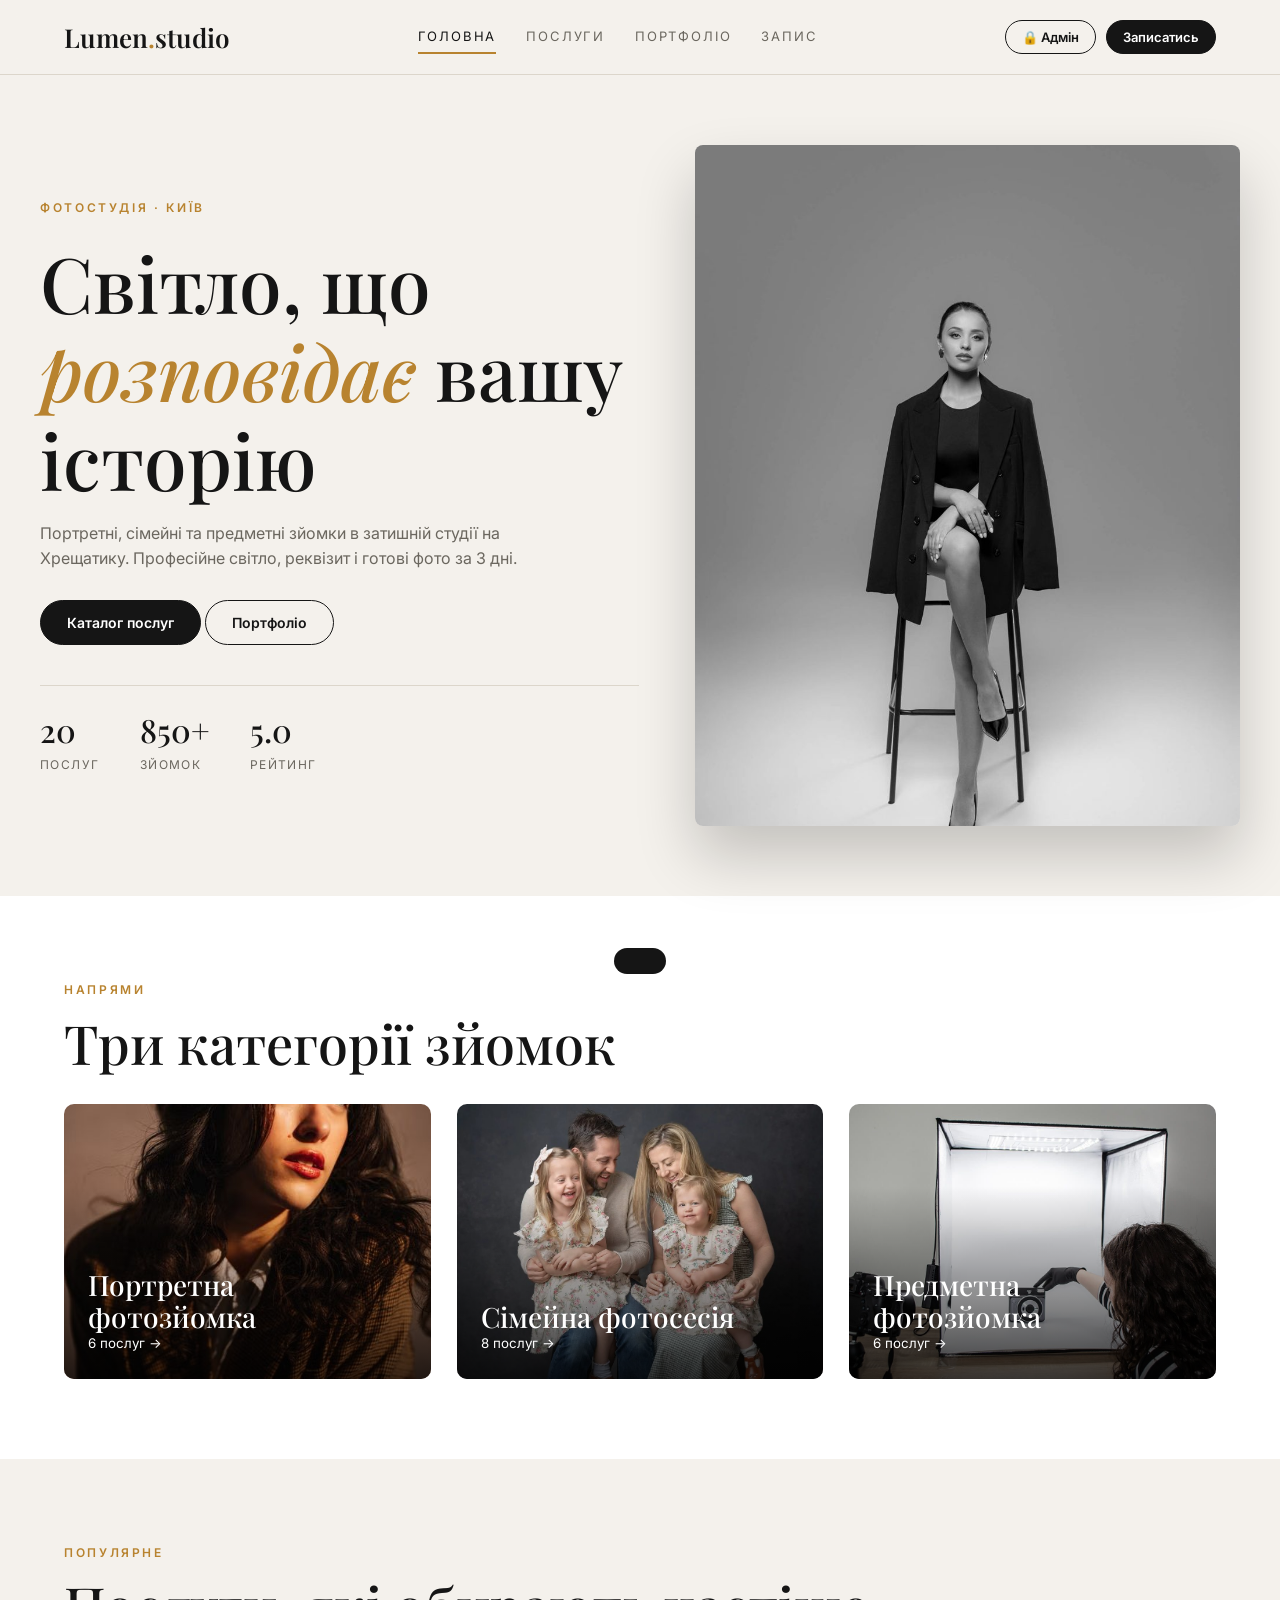
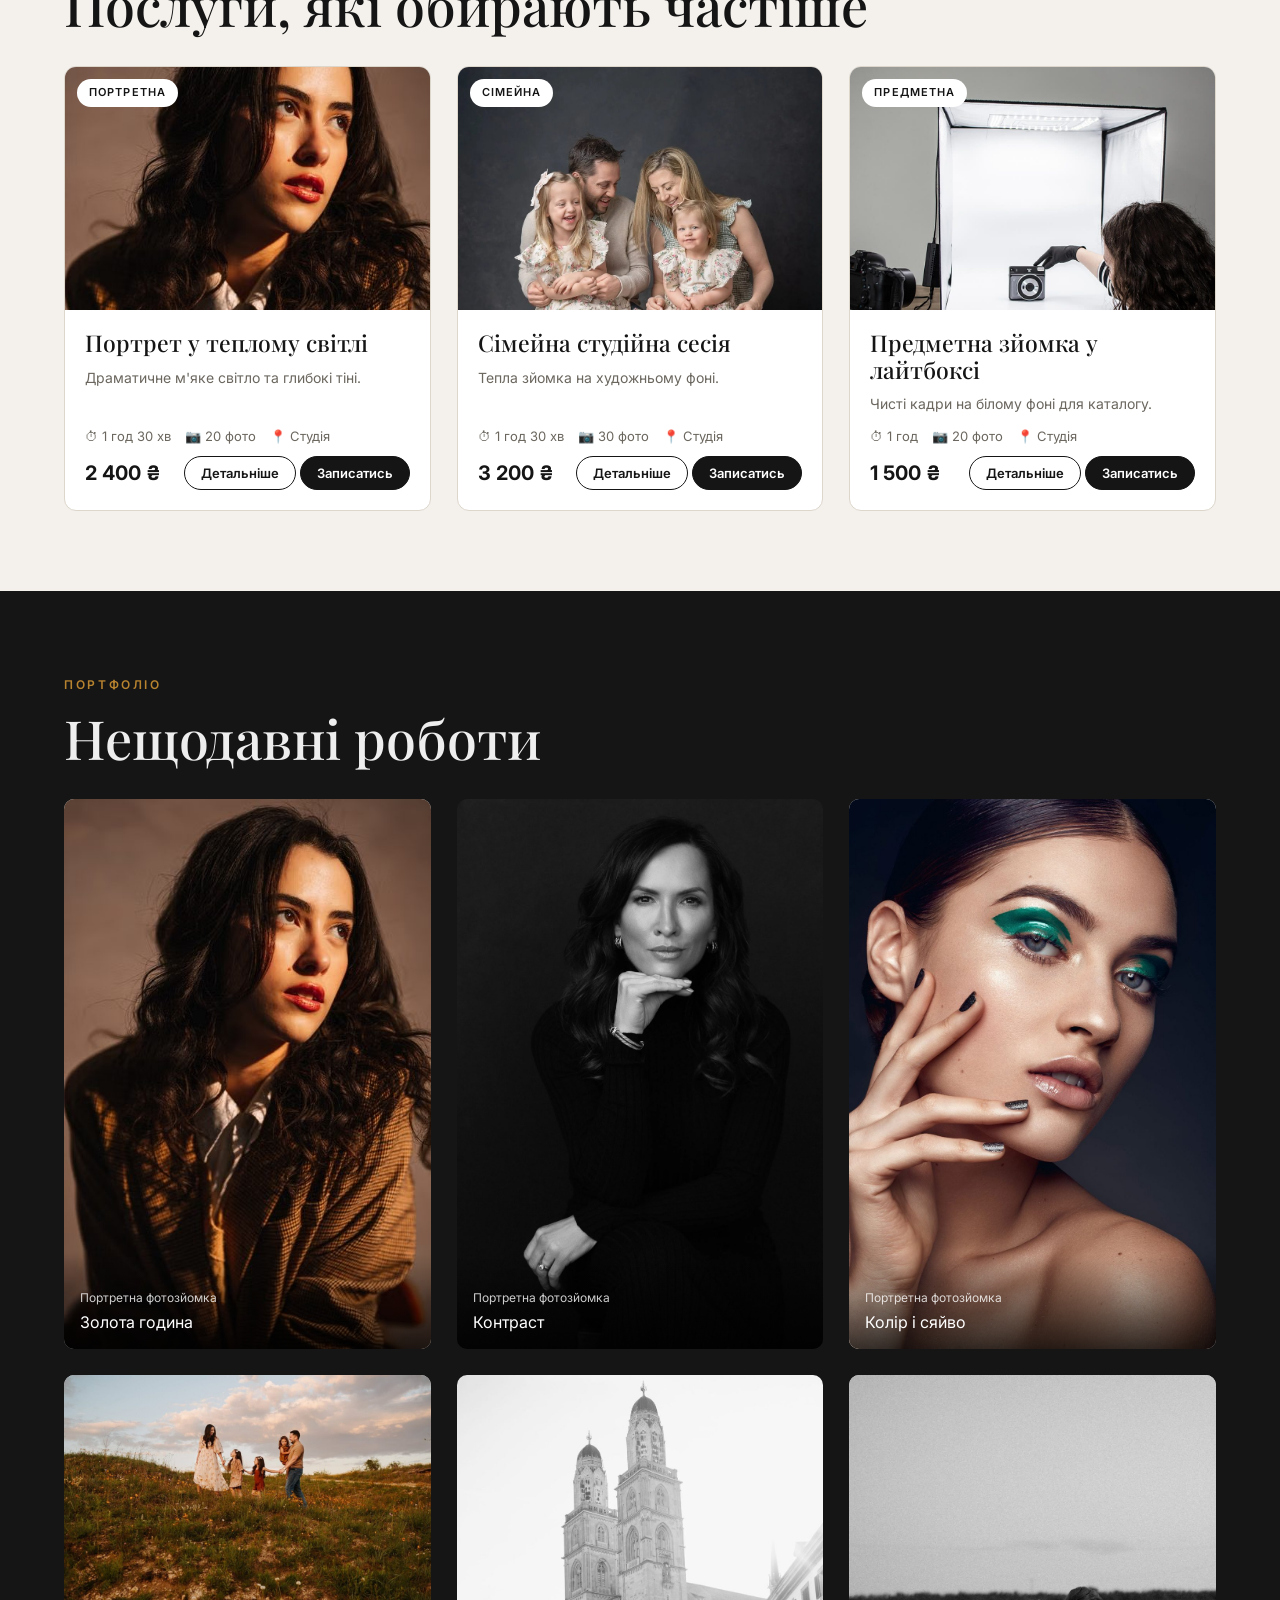
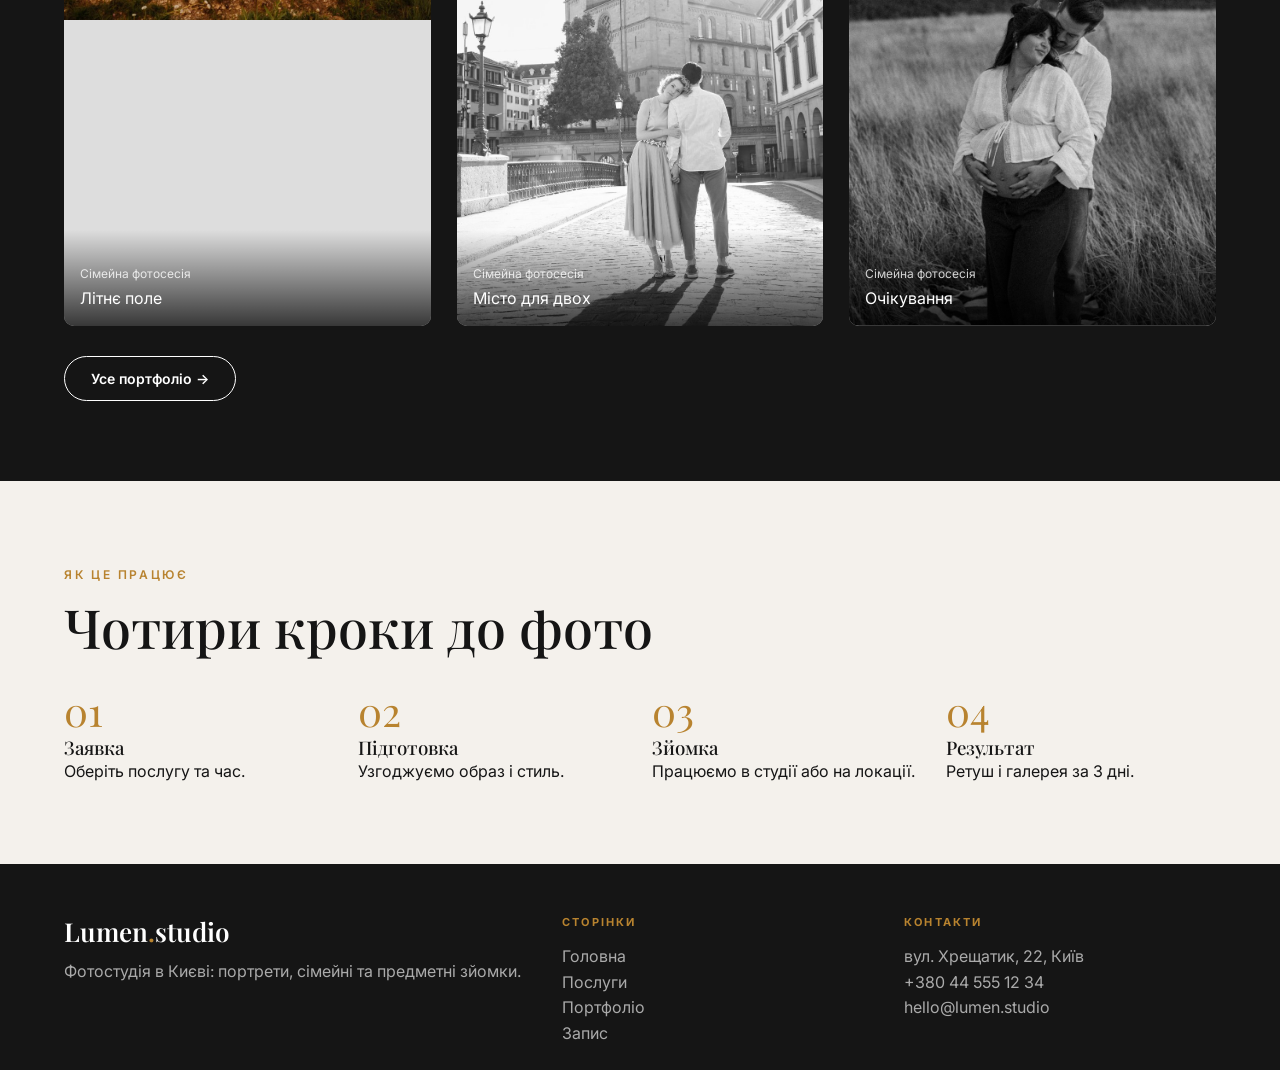
<file: index.html>
<!DOCTYPE html><html lang="uk"><head><meta charset="UTF-8"><meta name="viewport" content="width=device-width,initial-scale=1"><title>Lumen studio — фотостудія</title><link href="https://fonts.googleapis.com/css2?family=Inter:wght@400;600&family=Playfair+Display:wght@500;600&display=swap" rel="stylesheet"><link rel="stylesheet" href="css/style.css"></head><body data-page="index.html"><main><div class="wrap hero"><div><span class="eye">Фотостудія · Київ</span><h1>Світло, що <em>розповідає</em> вашу історію</h1><p>Портретні, сімейні та предметні зйомки в затишній студії на Хрещатику. Професійне світло, реквізит і готові фото за 3 дні.</p><a class="btn d" href="services.html">Каталог послуг</a> <a class="btn" href="portfolio.html">Портфоліо</a><div class="stats"><div><b>20</b><span>послуг</span></div><div><b>850+</b><span>зйомок</span></div><div><b>5.0</b><span>рейтинг</span></div></div></div><img src="images/hero.jpg" alt="Фотостудія" style="object-position:center 30%"></div>
<section style="background:#fff"><div class="wrap"><span class="eye">Напрями</span><h2>Три категорії зйомок</h2><div class="g3" id="cats" style="margin-top:30px"></div></div></section>
<section><div class="wrap"><span class="eye">Популярне</span><h2>Послуги, які обирають частіше</h2><div class="g3" id="pop" style="margin-top:30px"></div></div></section>
<section class="dark"><div class="wrap"><span class="eye">Портфоліо</span><h2>Нещодавні роботи</h2><div class="g3" id="pv" style="margin:30px 0"></div><a class="btn" style="color:#fff;border-color:#fff" href="portfolio.html">Усе портфоліо →</a></div></section>
<section><div class="wrap"><span class="eye">Як це працює</span><h2>Чотири кроки до фото</h2><div class="steps" style="margin-top:26px"><div><span>01</span><h3>Заявка</h3><p>Оберіть послугу та час.</p></div><div><span>02</span><h3>Підготовка</h3><p>Узгоджуємо образ і стиль.</p></div><div><span>03</span><h3>Зйомка</h3><p>Працюємо в студії або на локації.</p></div><div><span>04</span><h3>Результат</h3><p>Ретуш і галерея за 3 дні.</p></div></div></div></section></main><script src="js/data.js"></script><script src="js/app.js"></script></body></html>
</file>
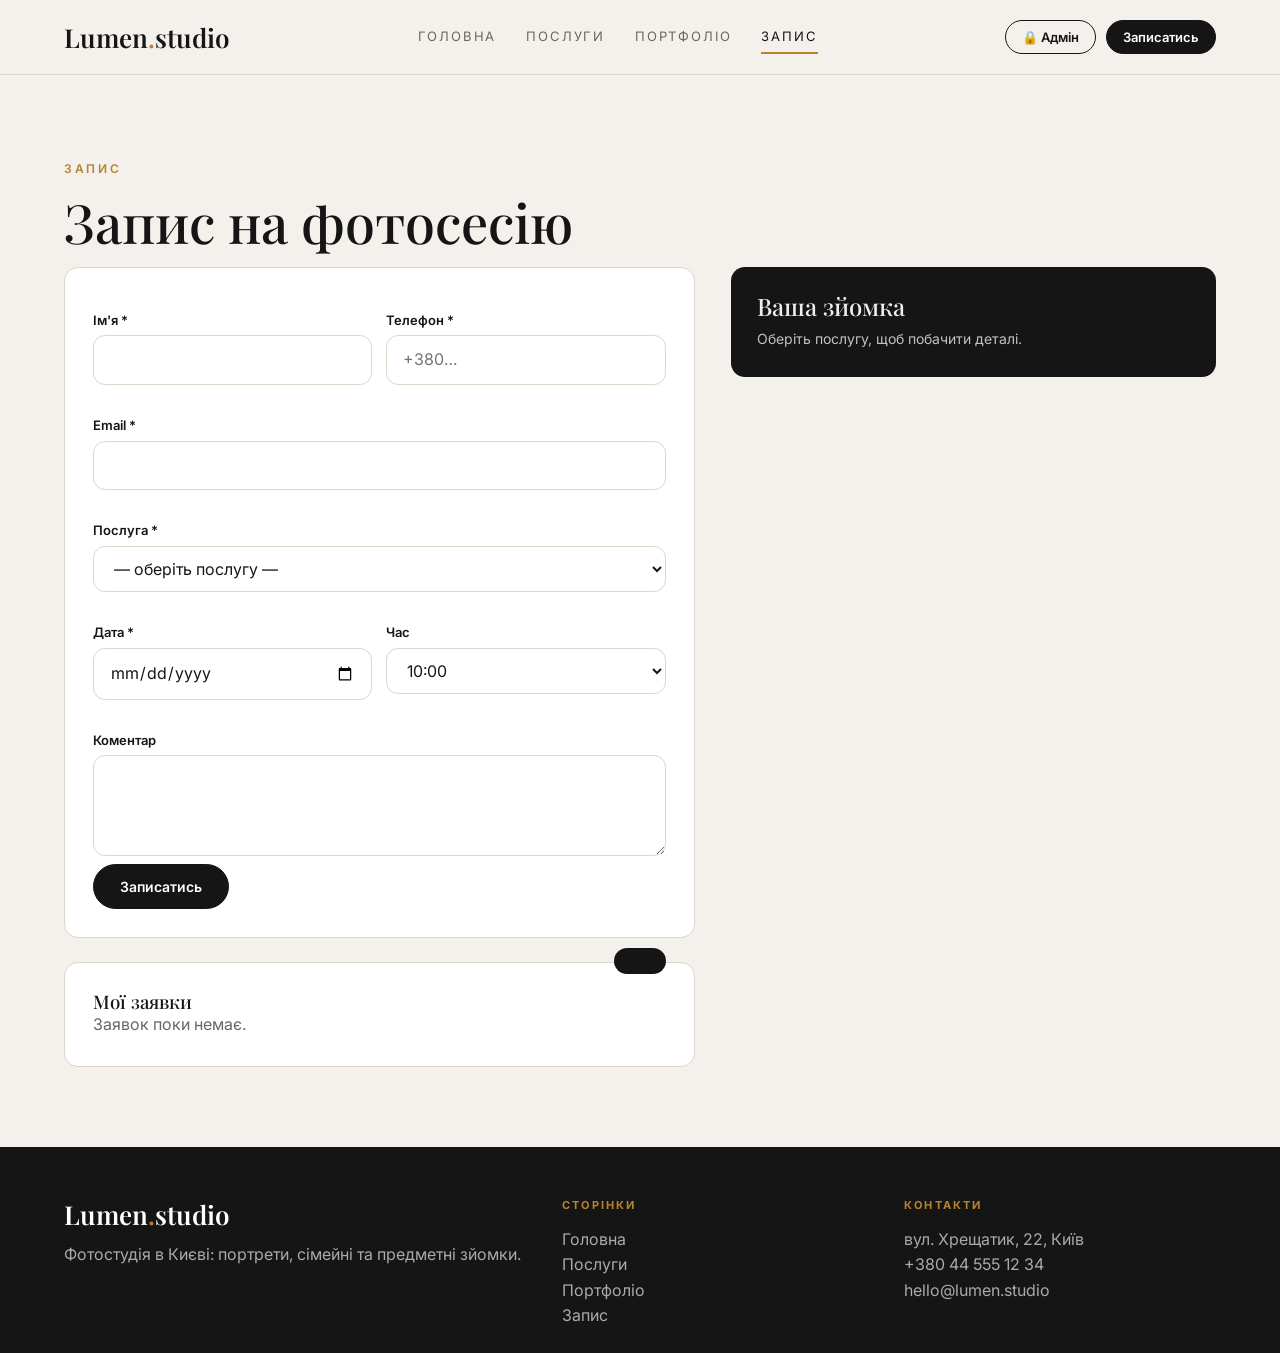
<file: booking.html>
<!DOCTYPE html><html lang="uk"><head><meta charset="UTF-8"><meta name="viewport" content="width=device-width,initial-scale=1"><title>Запис — Lumen studio</title><link href="https://fonts.googleapis.com/css2?family=Inter:wght@400;600&family=Playfair+Display:wght@500;600&display=swap" rel="stylesheet"><link rel="stylesheet" href="css/style.css"></head><body data-page="booking.html"><main><section><div class="wrap"><span class="eye">Запис</span><h2>Запис на фотосесію</h2><div class="book"><div><form class="box" id="bf" novalidate><div class="f2"><div><label>Ім'я *</label><input name="name"><div class="err"></div></div><div><label>Телефон *</label><input name="phone" placeholder="+380…"><div class="err"></div></div></div><label>Email *</label><input name="email" type="email"><div class="err"></div><label>Послуга *</label><select name="svc" id="svc"></select><div class="err"></div><div class="f2"><div><label>Дата *</label><input name="date" id="date" type="date"><div class="err"></div></div><div><label>Час</label><select name="time"><option>10:00</option><option>12:00</option><option>14:00</option><option>16:00</option><option>18:00</option></select></div></div><label>Коментар</label><textarea name="note" rows="3"></textarea><br><button class="btn d">Записатись</button></form><div class="box" style="margin-top:24px"><h3>Мої заявки</h3><div id="bl"></div></div></div><div class="sum" id="sum"></div></div></div></section></main><script src="js/data.js"></script><script src="js/app.js"></script></body></html>
</file>
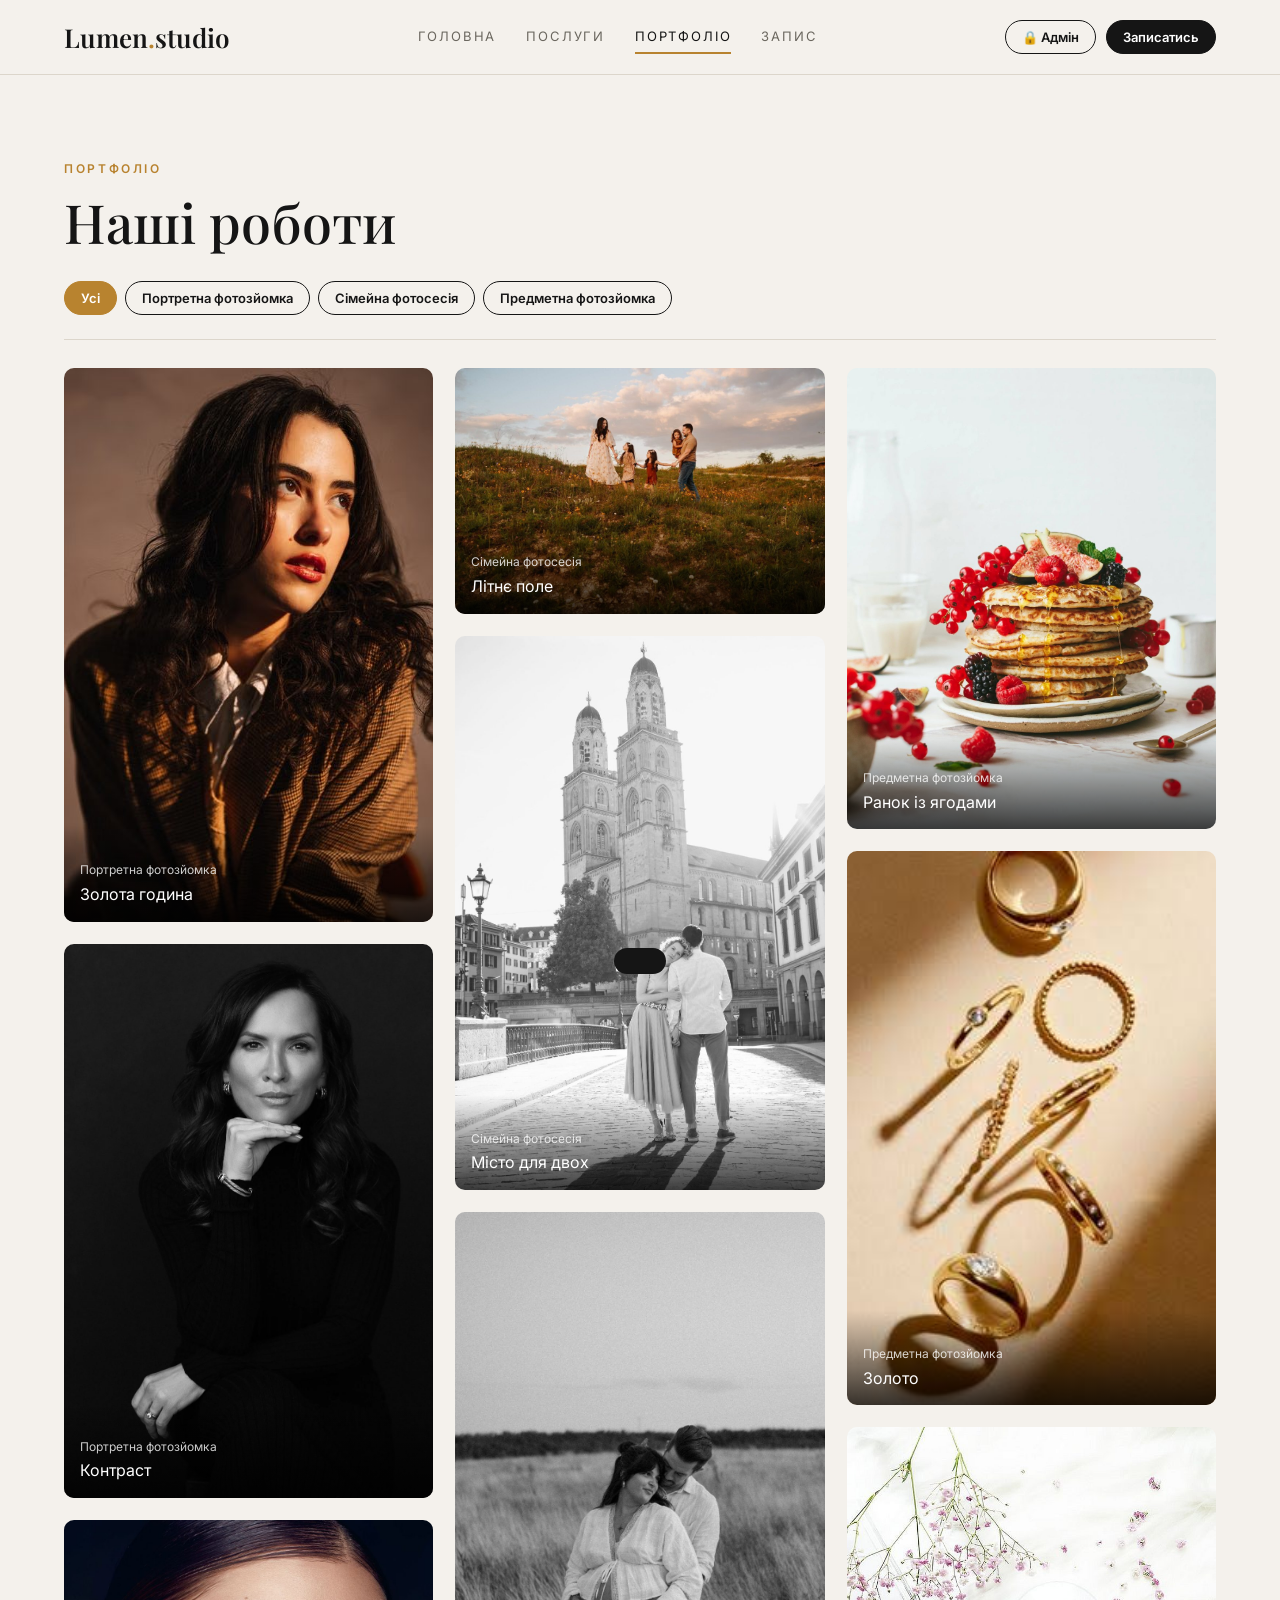
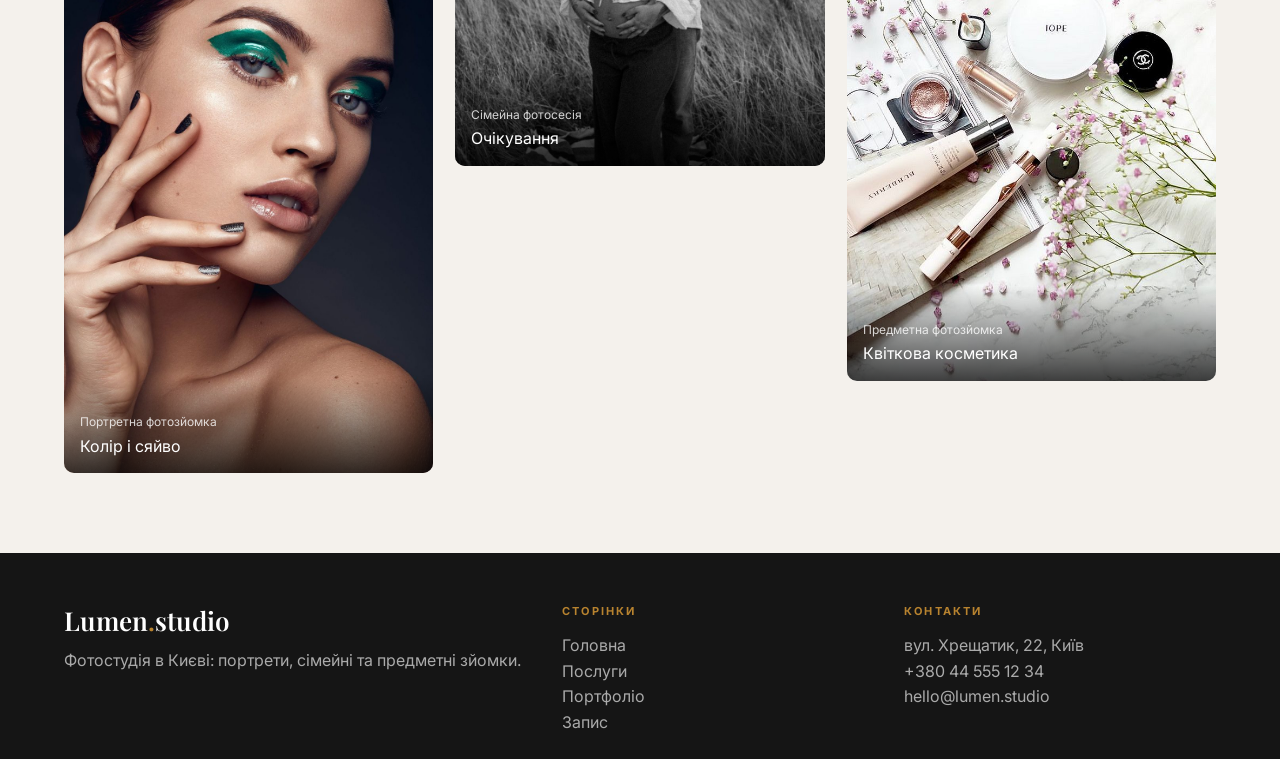
<file: portfolio.html>
<!DOCTYPE html><html lang="uk"><head><meta charset="UTF-8"><meta name="viewport" content="width=device-width,initial-scale=1"><title>Портфоліо — Lumen studio</title><link href="https://fonts.googleapis.com/css2?family=Inter:wght@400;600&family=Playfair+Display:wght@500;600&display=swap" rel="stylesheet"><link rel="stylesheet" href="css/style.css"></head><body data-page="portfolio.html"><main><section><div class="wrap"><span class="eye">Портфоліо</span><h2>Наші роботи</h2><div class="tools"><div class="chips" id="chips"></div><button class="btn a s" id="add" style="display:none">＋ Додати проєкт</button></div><div class="msn" id="pg"></div><p class="empty" id="empty">У цій категорії ще немає проєктів.</p></div></section></main><script src="js/data.js"></script><script src="js/app.js"></script></body></html>
</file>
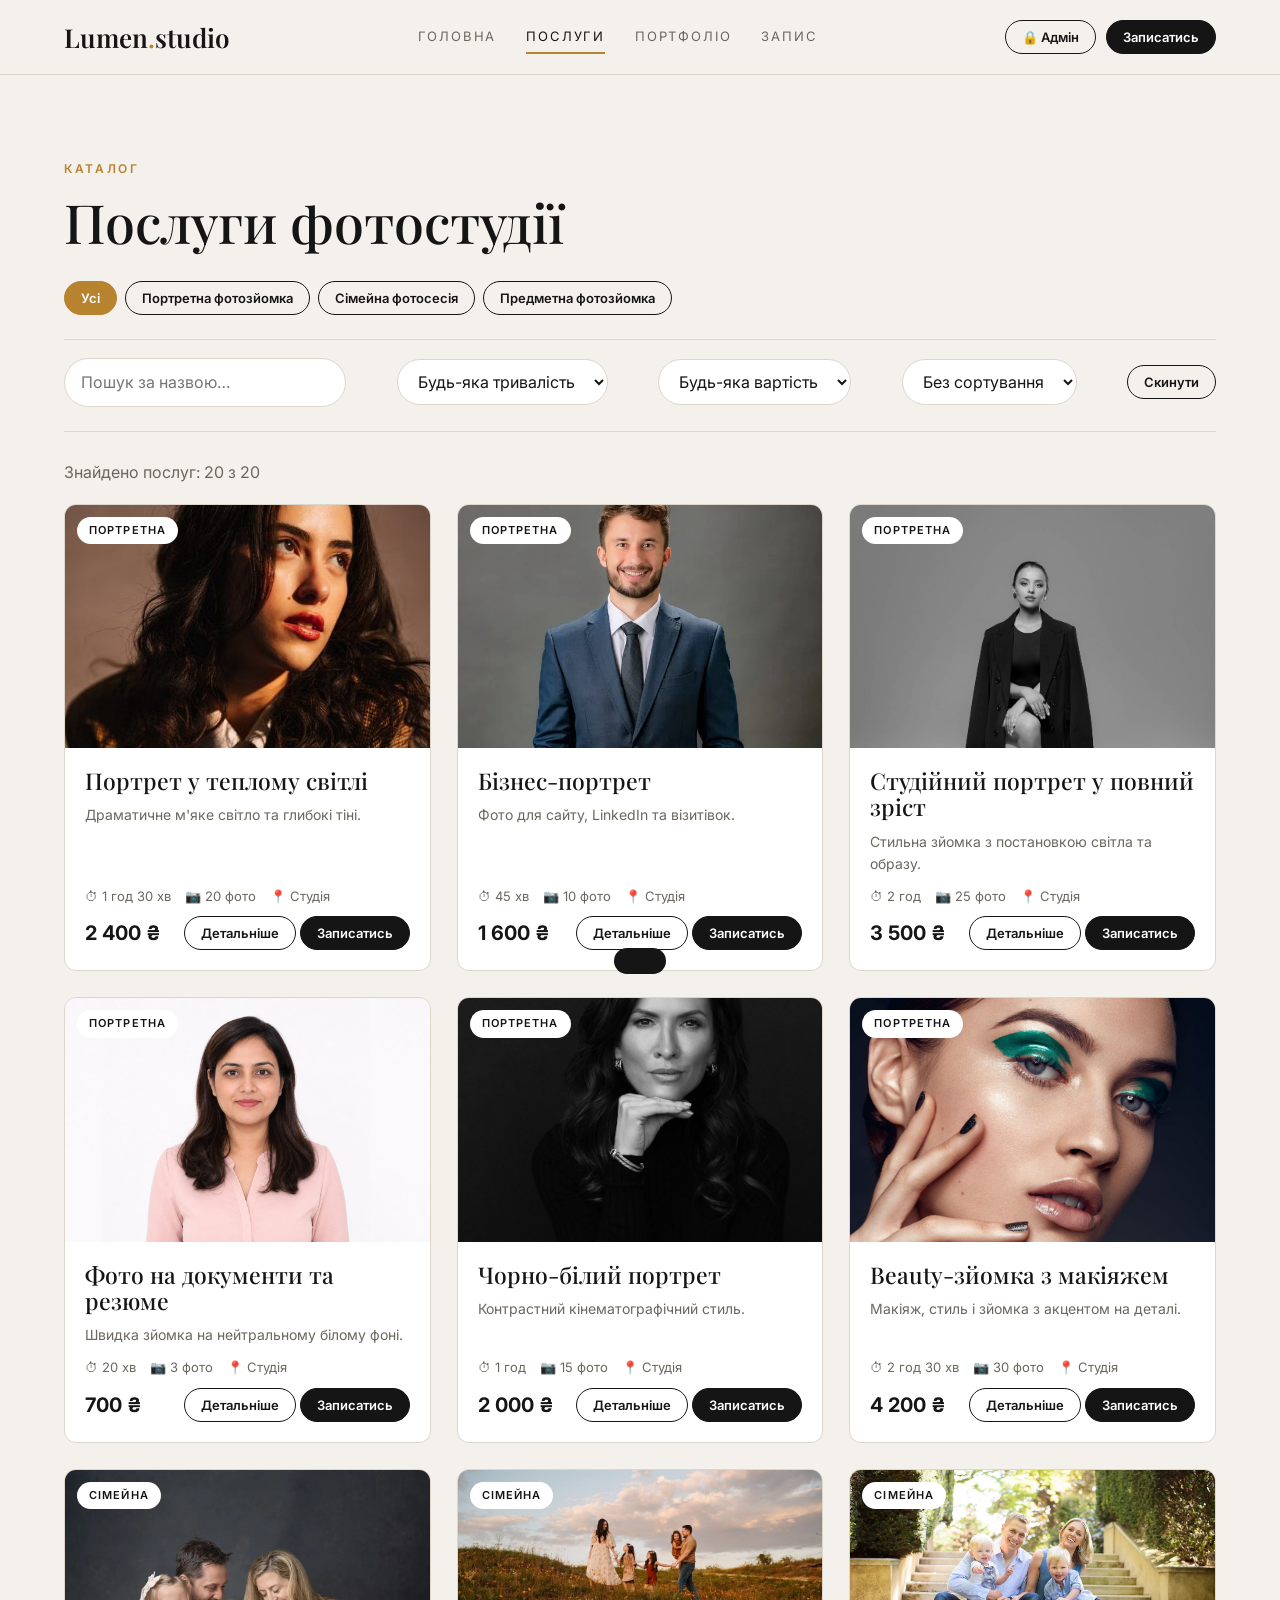
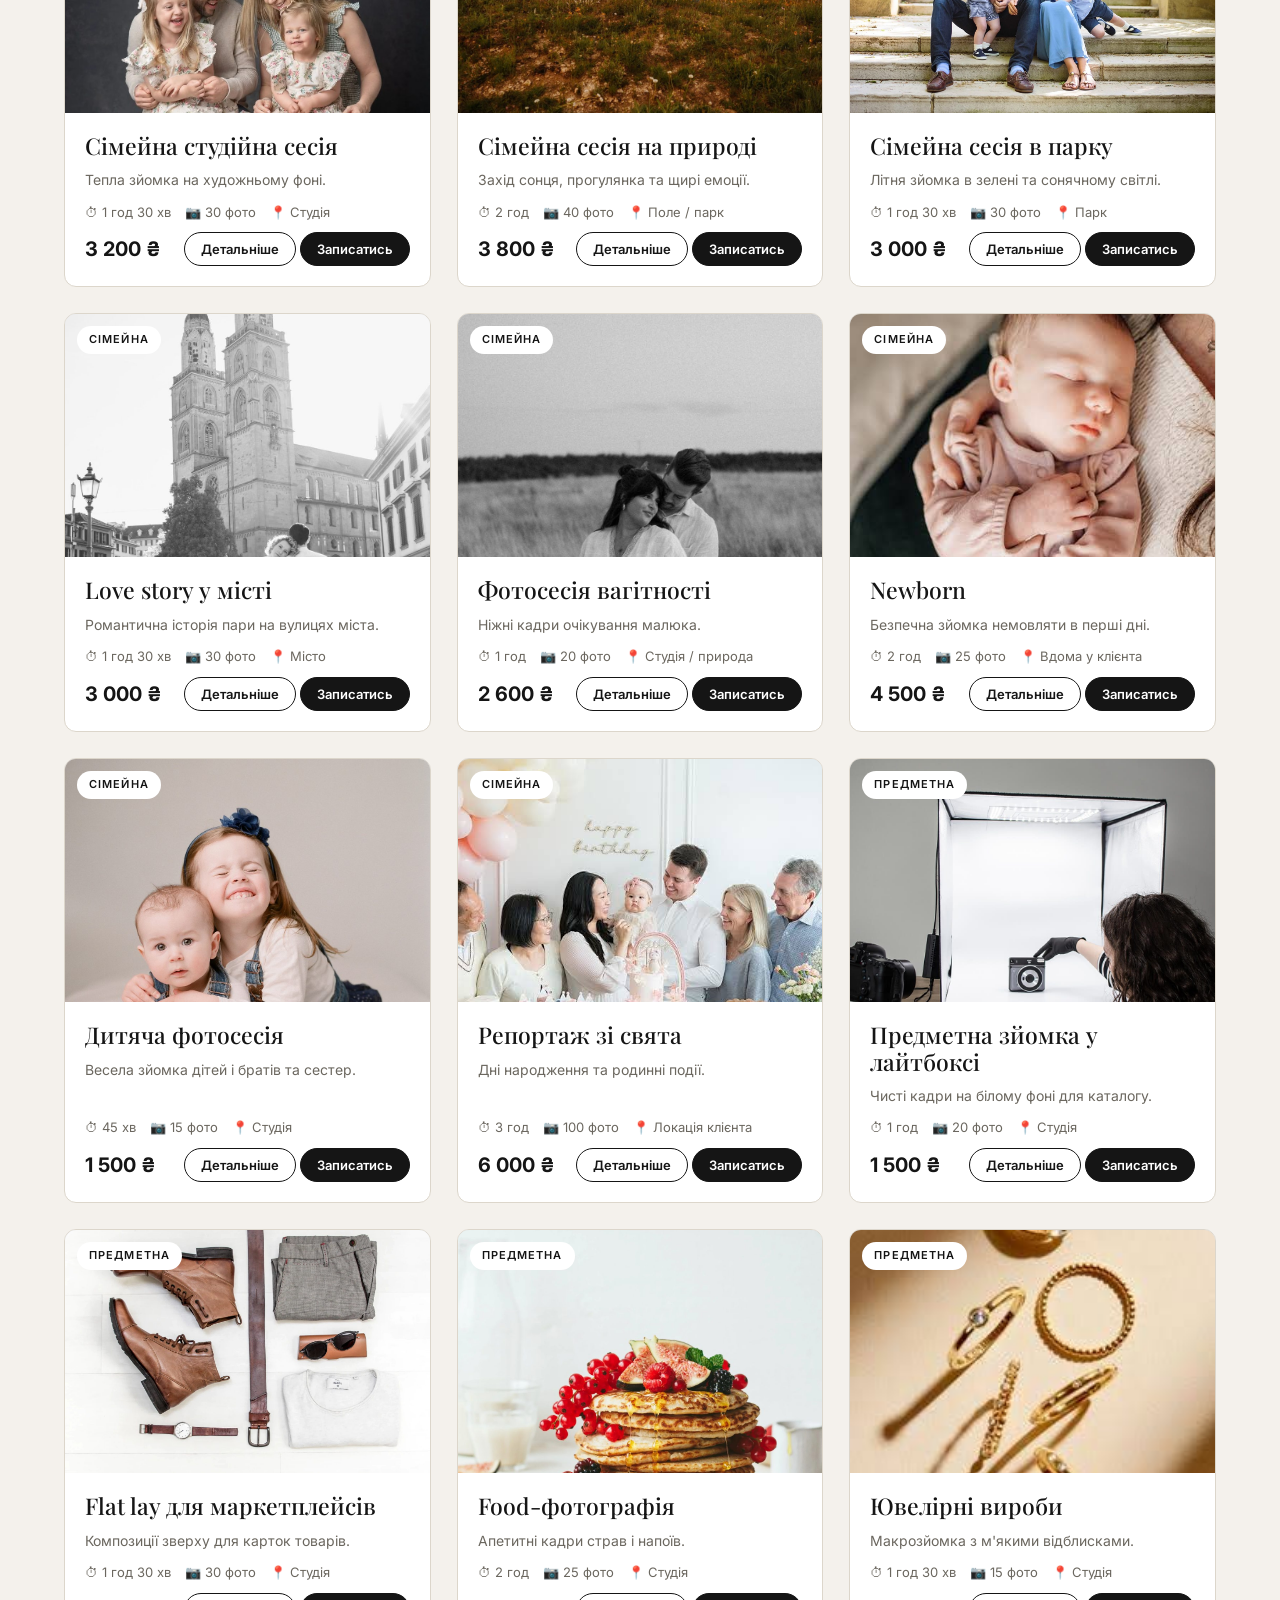
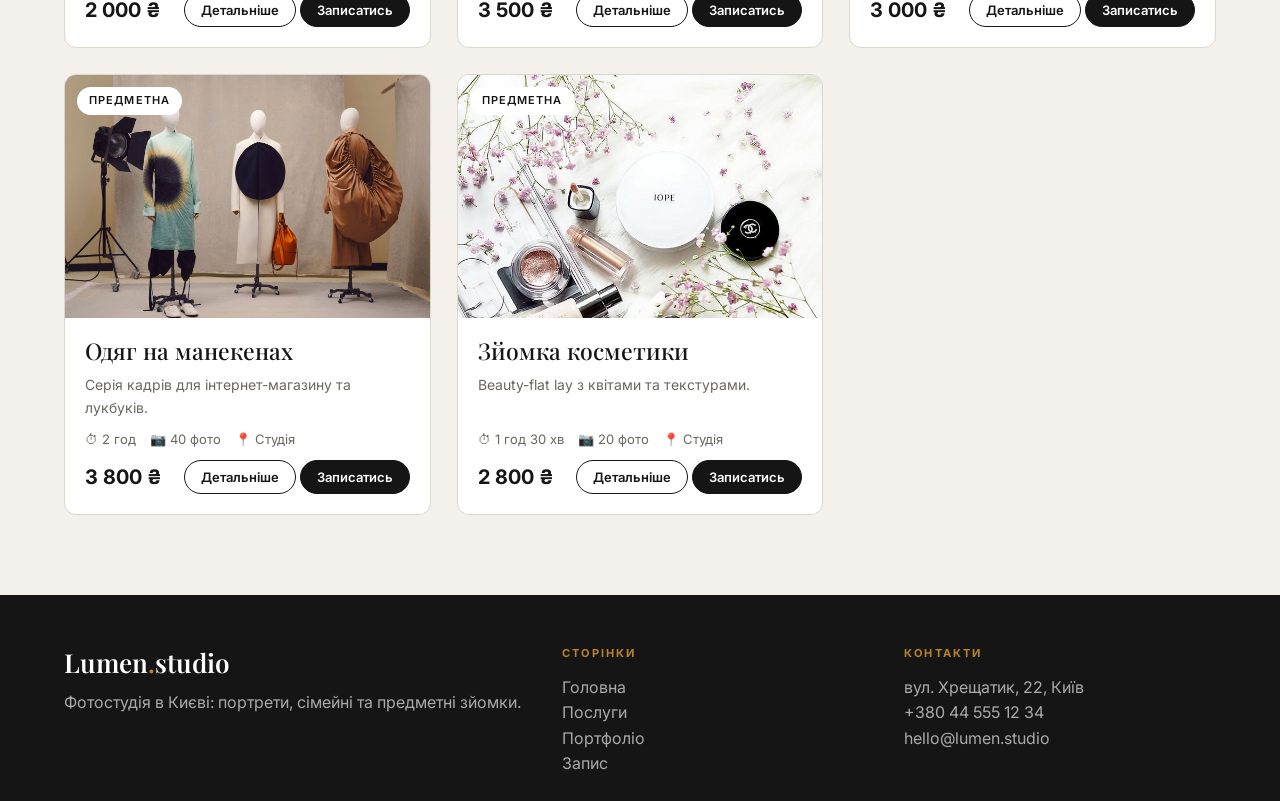
<file: services.html>
<!DOCTYPE html><html lang="uk"><head><meta charset="UTF-8"><meta name="viewport" content="width=device-width,initial-scale=1"><title>Послуги — Lumen studio</title><link href="https://fonts.googleapis.com/css2?family=Inter:wght@400;600&family=Playfair+Display:wght@500;600&display=swap" rel="stylesheet"><link rel="stylesheet" href="css/style.css"></head><body data-page="services.html"><main><section><div class="wrap"><span class="eye">Каталог</span><h2>Послуги фотостудії</h2>
<div class="tools"><div class="chips" id="chips"></div><button class="btn a s" id="add" style="display:none">＋ Додати послугу</button></div>
<div class="tools" style="margin-top:-10px"><input id="q" type="search" placeholder="Пошук за назвою…"><select id="dF"><option value="all">Будь-яка тривалість</option><option value="s">до 1 години</option><option value="m">1–2 години</option><option value="l">понад 2 години</option></select><select id="pF"><option value="all">Будь-яка вартість</option><option value="a">до 2000 ₴</option><option value="b">2000–4000 ₴</option><option value="c">понад 4000 ₴</option></select><select id="sort"><option value="def">Без сортування</option><option value="pa">Ціна ↑</option><option value="pd">Ціна ↓</option><option value="az">Назва А–Я</option></select><button class="btn s" id="reset">Скинути</button><button class="btn s" id="rst" style="display:none">Скинути дані</button></div>
<p id="count" style="color:var(--mut);margin-bottom:18px"></p><div class="g3" id="grid"></div><p class="empty" id="empty">Нічого не знайдено. Змініть фільтри.</p></div></section></main><script src="js/data.js"></script><script src="js/app.js"></script></body></html>
</file>
<file: css/style.css>
:root{--bg:#f4f1ec;--ink:#151515;--ac:#b8832f;--mut:#6b675f;--line:#dcd6cb;--card:#fff}
*{box-sizing:border-box;margin:0}html{scroll-behavior:smooth}
body{background:var(--bg);color:var(--ink);font:16px/1.6 Inter,sans-serif}
h1,h2,h3{font-family:'Playfair Display',serif;font-weight:500;line-height:1.15}
a{color:inherit;text-decoration:none}img{max-width:100%;display:block}
.wrap{max-width:1200px;margin:auto;padding:0 24px}
.eye{font-size:12px;letter-spacing:.22em;text-transform:uppercase;color:var(--ac);font-weight:600}
header{position:sticky;top:0;z-index:20;background:rgba(244,241,236,.93);backdrop-filter:blur(8px);border-bottom:1px solid var(--line)}
header .wrap{display:flex;align-items:center;justify-content:space-between;height:74px;gap:14px}
.logo{font:600 26px 'Playfair Display',serif}.logo span{color:var(--ac)}
nav{display:flex;gap:30px}nav a{font-size:13px;letter-spacing:.14em;text-transform:uppercase;color:var(--mut);padding:6px 0;border-bottom:2px solid transparent}
nav a.on,nav a:hover{color:var(--ink);border-color:var(--ac)}
.hr{display:flex;gap:10px;align-items:center}
.btn{display:inline-block;padding:13px 26px;border-radius:99px;border:1px solid var(--ink);font:600 14px Inter;cursor:pointer;background:none;color:var(--ink);transition:.2s}
.btn:hover{transform:translateY(-2px)}.btn.d{background:var(--ink);color:#fff}.btn.a{background:var(--ac);border-color:var(--ac);color:#fff}.btn.s{padding:8px 16px;font-size:13px}
.btn.on{background:var(--ac);border-color:var(--ac);color:#fff}
.hero{display:grid;grid-template-columns:1.1fr 1fr;gap:56px;align-items:center;padding:70px 0}
.hero h1{font-size:clamp(44px,6vw,80px);margin:18px 0}.hero h1 em{color:var(--ac)}.hero p{color:var(--mut);max-width:480px;margin-bottom:28px}
.hero img{border-radius:8px;aspect-ratio:4/5;object-fit:cover;width:100%;box-shadow:0 30px 60px rgba(0,0,0,.2)}
.stats{display:flex;gap:40px;margin-top:40px;border-top:1px solid var(--line);padding-top:22px}.stats b{font:500 32px 'Playfair Display',serif;display:block}.stats span{font-size:12px;color:var(--mut);letter-spacing:.12em;text-transform:uppercase}
section{padding:80px 0}h2{font-size:clamp(34px,4.5vw,54px);margin:10px 0 14px}.dark{background:var(--ink);color:#eee}
.g3{display:grid;grid-template-columns:repeat(auto-fill,minmax(300px,1fr));gap:26px}
.cat{position:relative;border-radius:10px;overflow:hidden;aspect-ratio:4/3;color:#fff;display:block}.cat img{width:100%;height:100%;object-fit:cover;transition:.4s}.cat:hover img{transform:scale(1.05)}
.cat div{position:absolute;inset:0;background:linear-gradient(transparent 30%,rgba(0,0,0,.75));display:flex;flex-direction:column;justify-content:flex-end;padding:24px}.cat h3{font-size:28px}
.tools{display:flex;flex-wrap:wrap;gap:14px;justify-content:space-between;align-items:center;margin:28px 0;padding-bottom:24px;border-bottom:1px solid var(--line)}
.chips{display:flex;gap:8px;flex-wrap:wrap}
input,select,textarea{font:inherit;padding:11px 16px;border:1px solid var(--line);border-radius:12px;background:#fff;color:var(--ink);outline:none;width:100%}
.tools input,.tools select{width:auto;border-radius:99px}input:focus,select:focus,textarea:focus{border-color:var(--ac)}
.card{background:var(--card);border:1px solid var(--line);border-radius:12px;overflow:hidden;display:flex;flex-direction:column;transition:.25s}.card:hover{box-shadow:0 18px 40px rgba(0,0,0,.1);transform:translateY(-4px)}
.ph{position:relative;aspect-ratio:3/2;overflow:hidden;background:#ddd}.ph img{width:100%;height:100%;object-fit:cover;object-position:center 25%}
.tag{position:absolute;top:12px;left:12px;background:#fff;font-size:11px;letter-spacing:.1em;text-transform:uppercase;padding:5px 12px;border-radius:99px;font-weight:600}
.cb{padding:20px;display:flex;flex-direction:column;gap:10px;flex:1}.cb h3{font-size:23px}.cb p{color:var(--mut);font-size:14px;flex:1}
.meta{list-style:none;padding:0;display:flex;flex-wrap:wrap;gap:6px 14px;font-size:13px;color:var(--mut)}
.row{display:flex;justify-content:space-between;align-items:center;gap:8px;flex-wrap:wrap}.row b{font-size:20px}
.adm{display:flex;gap:8px;border-top:1px dashed var(--line);padding-top:10px}.adm button{flex:1;padding:8px;border:1px solid var(--line);background:#faf8f4;border-radius:8px;cursor:pointer;font:13px Inter}.adm button:last-child{color:#b3261e}
.pj{position:relative;border-radius:10px;overflow:hidden;cursor:zoom-in;background:#ddd}.pj img{width:100%;transition:.4s}.pj:hover img{transform:scale(1.04)}
.pj .cap{position:absolute;left:0;right:0;bottom:0;padding:30px 16px 14px;color:#fff;background:linear-gradient(transparent,rgba(0,0,0,.75))}.pj .cap small{opacity:.8;font-size:12px}
.pj .adm{position:absolute;top:10px;right:10px;border:0;padding:0}.pj .adm button{flex:none;padding:6px 10px}
.msn{columns:3;column-gap:22px}.msn .pj{margin-bottom:22px;break-inside:avoid}
.empty{display:none;text-align:center;color:var(--mut);padding:50px}
.modal{position:fixed;inset:0;background:rgba(10,10,10,.8);display:none;align-items:center;justify-content:center;z-index:60;padding:18px}.modal.show{display:flex}
.mbox{background:var(--bg);border-radius:14px;max-width:900px;width:100%;max-height:92vh;overflow:auto;position:relative}
.x{position:absolute;top:10px;right:14px;font-size:30px;background:none;border:0;cursor:pointer;z-index:3;color:inherit;text-shadow:0 0 6px #fff}
.det{display:grid;grid-template-columns:1fr 1fr}.det>img{width:100%;height:100%;object-fit:cover;min-height:320px}.det .in{padding:32px}.det h2{font-size:34px}
.det table{width:100%;margin:14px 0;border-collapse:collapse;font-size:14px}.det td{padding:8px 0;border-bottom:1px solid var(--line)}.det td+td{text-align:right;font-weight:600}
.thumbs{display:flex;gap:8px;margin:10px 0 18px}.thumbs img{width:25%;aspect-ratio:1;object-fit:cover;border-radius:6px}
.lb{background:none;text-align:center;color:#fff;box-shadow:none}.lb img{max-height:74vh;margin:auto;border-radius:6px}.nv{position:fixed;top:50%;font-size:46px;color:#fff;background:none;border:0;cursor:pointer;padding:16px}
.fm{padding:30px}.fm h2{font-size:32px;margin-top:0}.fm label,form label{display:block;font-size:13px;font-weight:600;margin:14px 0 5px}.f2{display:grid;grid-template-columns:1fr 1fr;gap:14px}.err{color:#b3261e;font-size:12px;min-height:16px}
.box{background:#fff;border:1px solid var(--line);border-radius:14px;padding:28px}
.book{display:grid;grid-template-columns:1.3fr 1fr;gap:36px;align-items:start}
.sum{background:var(--ink);color:#eee;border-radius:14px;padding:26px;position:sticky;top:94px}.sum h3{font-size:24px}.sum p{opacity:.8;font-size:14px;margin-top:8px}.sum b{color:var(--ac);font-size:24px}
.bk{display:flex;justify-content:space-between;gap:10px;border-bottom:1px solid var(--line);padding:10px 0;font-size:14px}.bk button{border:0;background:none;color:#b3261e;cursor:pointer}
.steps{display:grid;grid-template-columns:repeat(4,1fr);gap:24px}.steps span{font:40px 'Playfair Display',serif;color:var(--ac)}
.toast{position:fixed;bottom:26px;left:50%;transform:translate(-50%,100px);background:var(--ink);color:#fff;padding:13px 26px;border-radius:99px;transition:.4s;z-index:99}.toast.show{transform:translate(-50%,0)}
footer{background:var(--ink);color:#aaa;padding:50px 0 24px}footer .wrap{display:grid;grid-template-columns:1.5fr 1fr 1fr;gap:30px}footer h5{color:var(--ac);letter-spacing:.2em;font-size:11px;margin-bottom:12px}footer a{display:block}
@media(max-width:860px){nav{display:none}.hero,.det,.book,footer .wrap,.f2{grid-template-columns:1fr}.steps{grid-template-columns:1fr 1fr}.msn{columns:1}.sum{position:static}}
</file>
